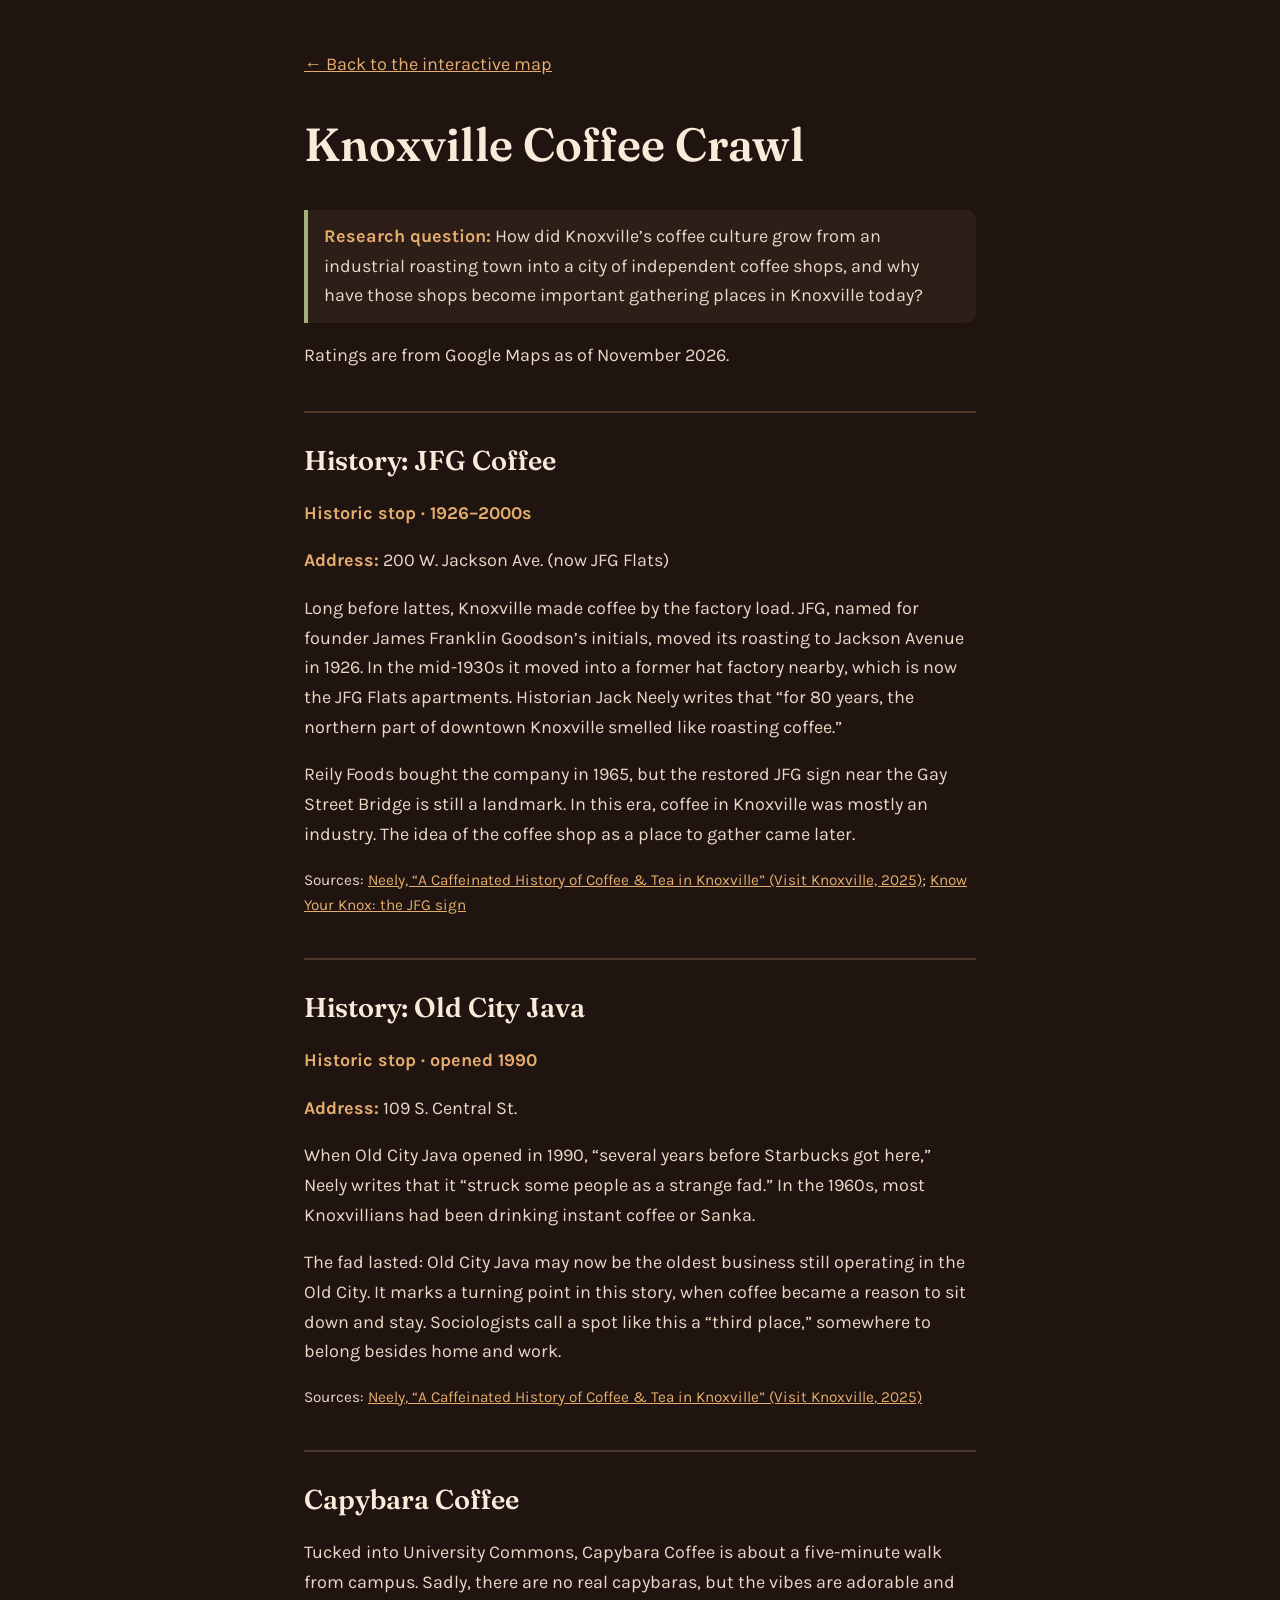
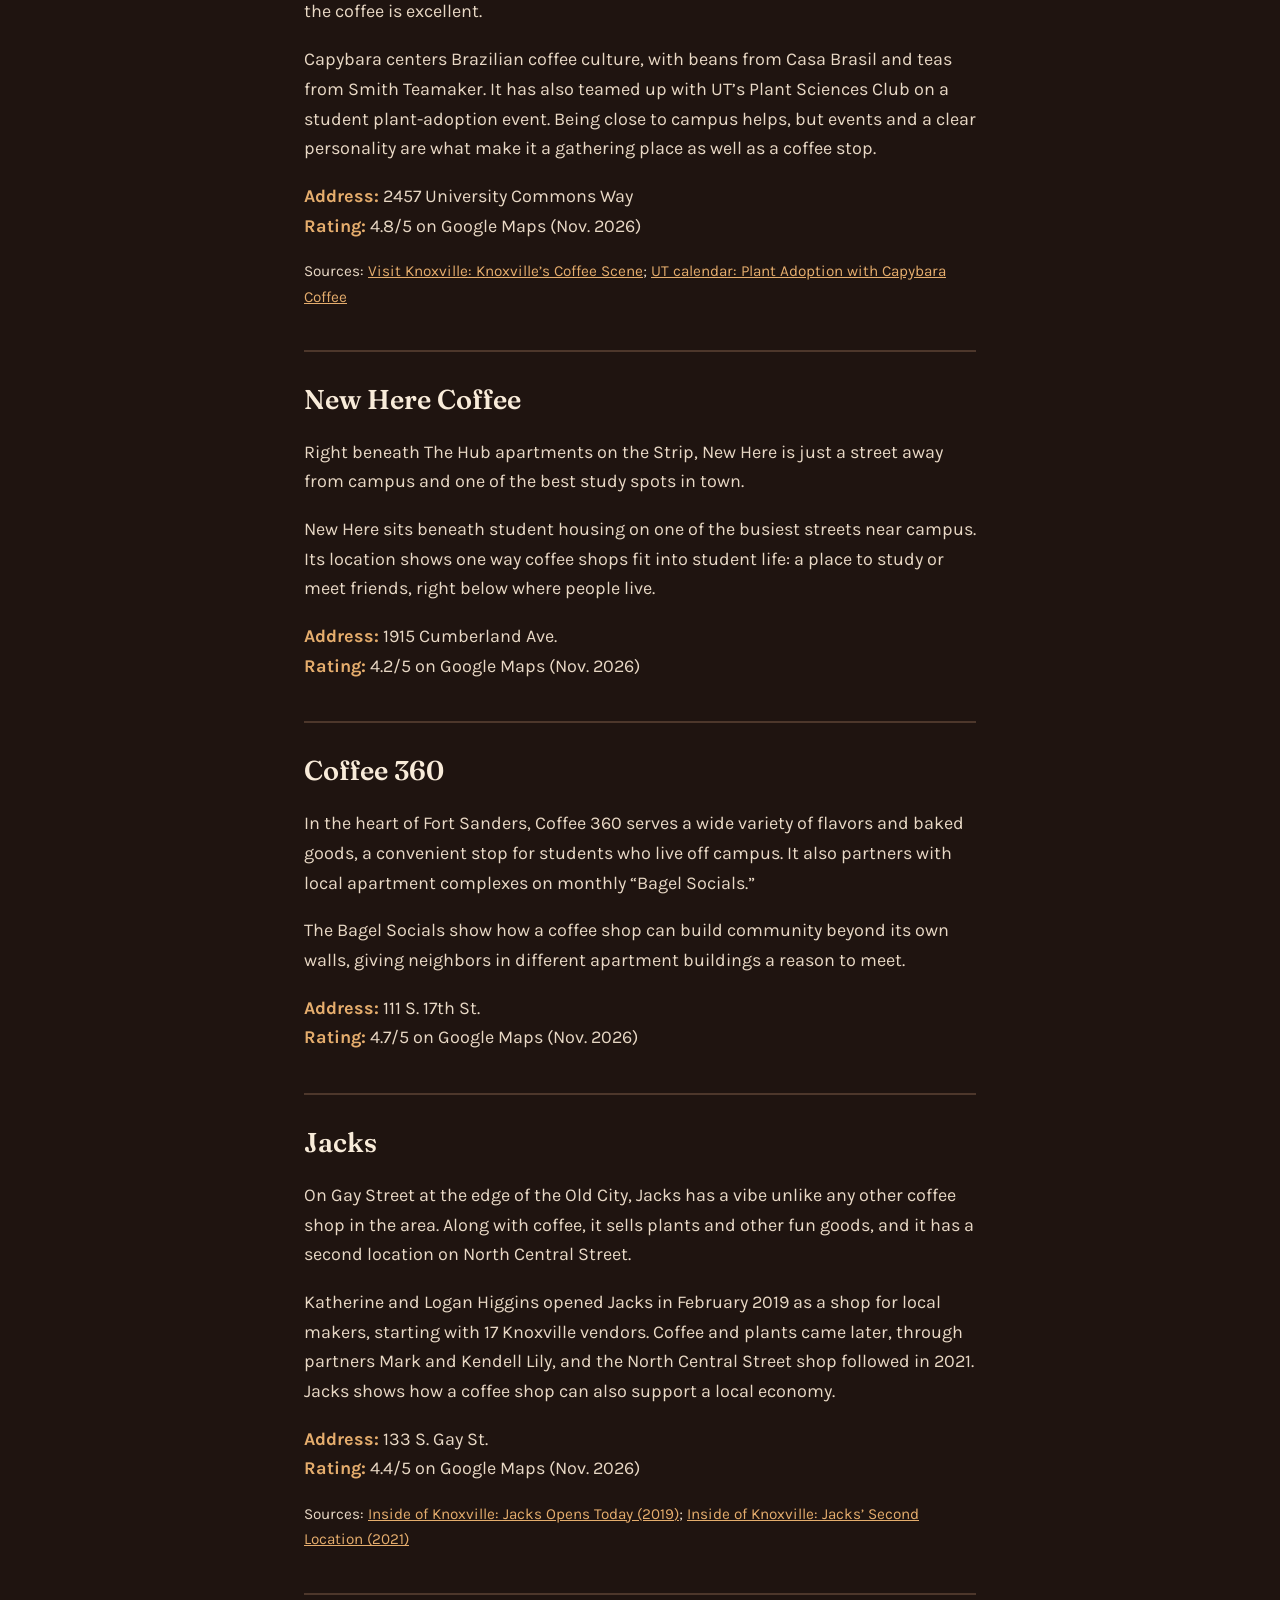
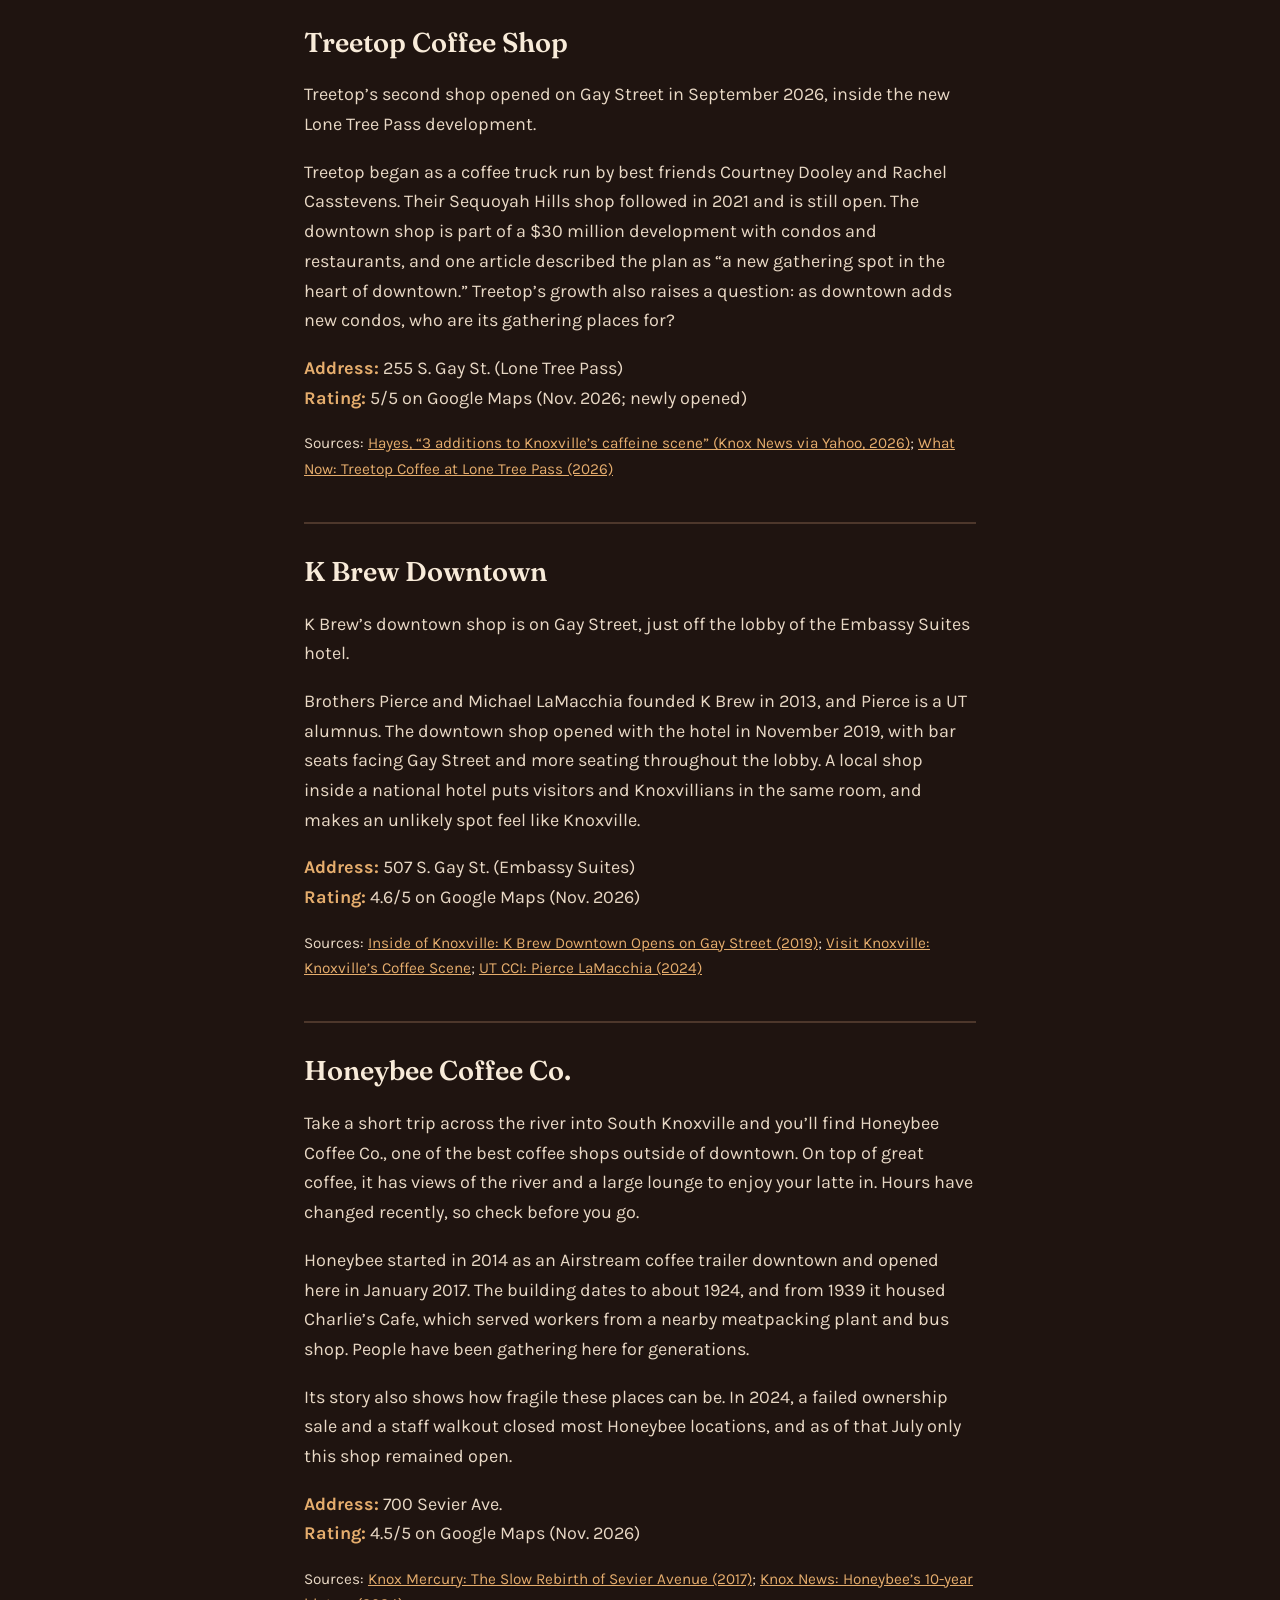
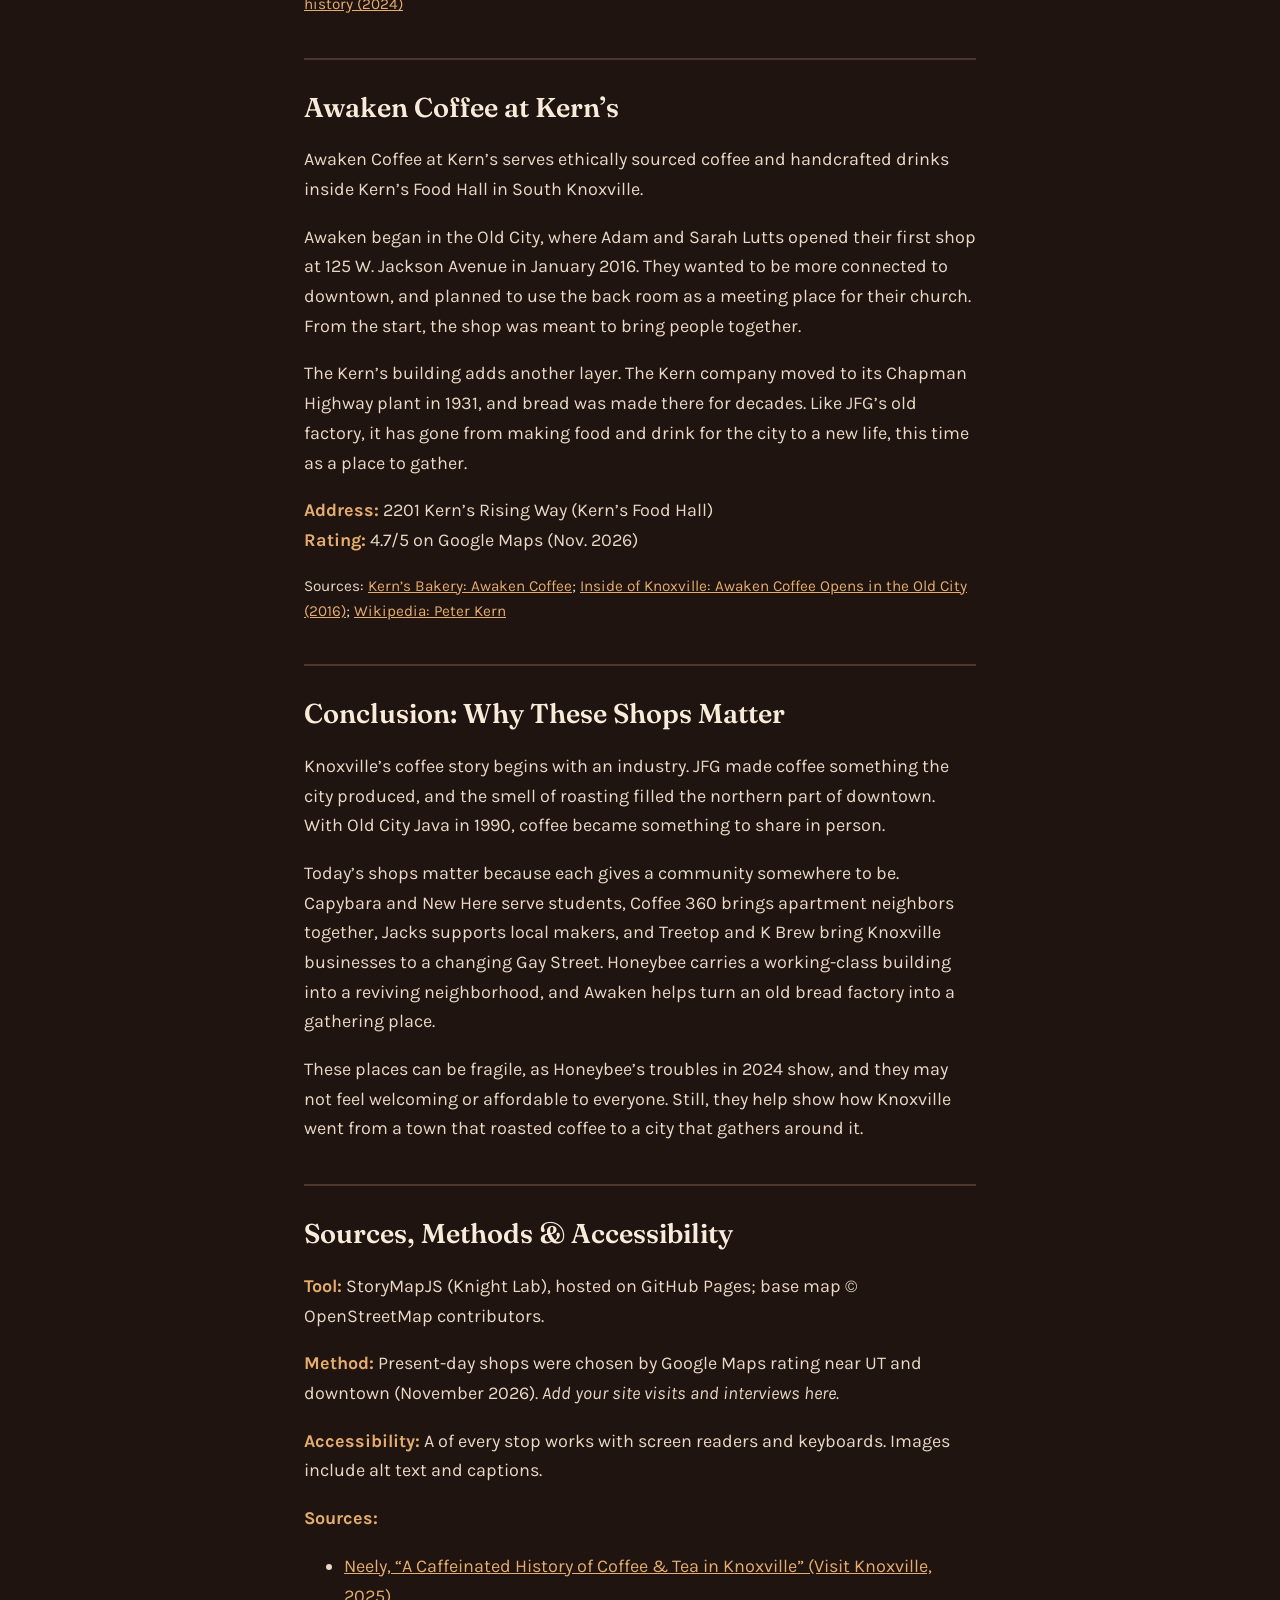
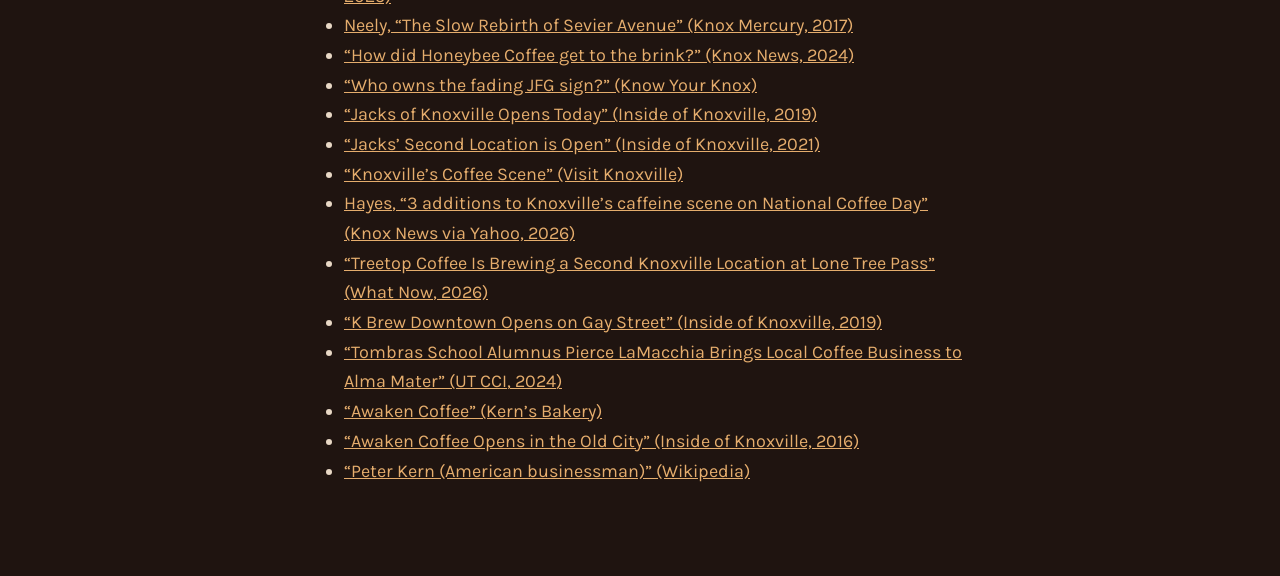
<file: tour.html>
<!doctype html>
<html lang="en">
<head>
  <meta charset="utf-8">
  <meta name="viewport" content="width=device-width, initial-scale=1">
  <title>Knoxville Coffee Crawl (Text Version)</title>
  <meta name="description" content="Text-only, screen-reader-friendly version of the Knoxville Coffee Crawl StoryMap.">
  <link rel="icon" href="images/coffee-pin.svg" type="image/svg+xml">
  <link rel="stylesheet" href="theme.css">
</head>
<body class="tour">
  <a class="skip" href="#tour">Skip to the tour</a>
  <main>
    <p><a href="index.html">&larr; Back to the interactive map</a></p>
    <div id="tour" aria-live="polite">Loading the tour&hellip;</div>
    <noscript><p>This page builds its content from <a href="storymap.json">storymap.json</a> and needs JavaScript.</p></noscript>
  </main>
  <script>
    // Builds the page from storymap.json so it always matches the map.
    fetch('storymap.json')
      .then(function (r) { return r.json(); })
      .then(function (data) {
        var out = document.getElementById('tour');
        out.removeAttribute('aria-live');
        out.innerHTML = '';
        data.storymap.slides.forEach(function (s, i) {
          var sec = document.createElement('section');
          var h = document.createElement(i === 0 ? 'h1' : 'h2');
          h.innerHTML = s.text.headline;
          sec.appendChild(h);
          var body = document.createElement('div');
          body.innerHTML = s.text.text;
          // The map's own link to this page isn't needed here.
          body.querySelectorAll('a[href="tour.html"]').forEach(function (a) { a.parentNode.removeChild(a); });
          sec.appendChild(body);
          var m = s.media || {};
          if (m.url) {
            var fig = document.createElement('figure');
            var img = document.createElement('img');
            img.src = m.url;
            img.alt = m.alt || '';
            fig.appendChild(img);
            if (m.caption || m.credit) {
              var cap = document.createElement('figcaption');
              cap.innerHTML = (m.caption || '') + (m.credit ? ' <span>(' + m.credit + ')</span>' : '');
              fig.appendChild(cap);
            }
            sec.appendChild(fig);
          }
          out.appendChild(sec);
        });
      })
      .catch(function () {
        document.getElementById('tour').textContent = 'Could not load the tour data.';
      });
  </script>
</body>
</html>
</file>
<file: theme.css>
/* Coffee-shop theme, shared by index.html and tour.html.
   To change the look, edit the colors and fonts in :root. */
@import url("https://fonts.googleapis.com/css2?family=Fraunces:opsz,wght@9..144,500;9..144,600&family=Karla:ital,wght@0,400;0,700;1,400&display=swap");

:root {
  color-scheme: dark;
  --bg: #1f1410;         /* page background: espresso */
  --panel: #2d1e17;      /* boxes */
  --edge: #4d372b;       /* borders, dark buttons */
  --heading: #f8ebd9;    /* headings: steamed milk */
  --text: #e8d8c5;       /* body text */
  --accent: #e5ad6d;     /* links, bold labels: caramel */
  --button: #d3924f;     /* main button */
  --on-button: #1f1410;  /* text on main button */
  --matcha: #a3b07c;     /* small green accent */
  --display: "Fraunces", Georgia, serif;
  --body: "Karla", "Helvetica Neue", Arial, sans-serif;
}

html, body { background: var(--bg); }
a:focus-visible, .text-version:focus-visible { outline: 3px solid var(--accent); outline-offset: 2px; }

/* ---------- Interactive map (index.html) ---------- */
.vco-storymap, .vco-storymap .vco-text, .vco-storymap .vco-text p, .vco-storymap .vco-text li,
.vco-storymap .vco-caption, .vco-storymap .vco-credit, .vco-storymap .vco-menubar-button,
.vco-storymap .vco-slidenav-title, .vco-storymap .vco-slidenav-description {
  font-family: var(--body);
}
.vco-storymap .vco-text, .vco-storymap .vco-text p, .vco-storymap .vco-text li { color: var(--text); }
.vco-storymap .vco-text p, .vco-storymap .vco-text li { font-size: 16px; line-height: 1.55; }
.vco-storymap .vco-slide .vco-slide-content-container .vco-slide-content .vco-text h2.vco-headline-title,
.vco-storymap h2.vco-headline {
  font-family: var(--display); font-weight: 600; letter-spacing: -0.01em; line-height: 1.12;
  color: var(--heading);
}
.vco-storymap .vco-slide .vco-text h2.vco-headline::after {
  content: ""; display: block; width: 64px; height: 3px; margin: 14px 0 12px; border-radius: 3px; background: var(--accent);
}
.vco-storymap .vco-slide .vco-text p b { color: var(--accent); }
.vco-storymap .vco-text a { color: var(--accent); text-decoration: underline; }
.vco-storymap .vco-text a:hover { color: var(--heading); }
.vco-storymap .vco-caption, .vco-storymap .vco-credit { color: var(--text); }
.vco-storymap .vco-media img { border-radius: 10px; }

#storymap .vco-storyslider .vco-slider-background {
  background: linear-gradient(to right, rgba(31, 20, 16, 0) 0%, rgba(31, 20, 16, 0.96) 15%) !important;
}
.vco-storymap .vco-map, .vco-storymap .vco-map .leaflet-container { background-color: var(--edge) !important; }
/* Turn the street map into a dark-roast night map */
.vco-storymap .vco-map-display .leaflet-tile-pane { filter: grayscale(1) invert(0.84) sepia(0.85) hue-rotate(-12deg) saturate(1.1) brightness(1.15); }
/* Keep the map credit readable */
.vco-storymap .leaflet-control-attribution, .vco-storymap .leaflet-control-attribution a { color: var(--text); }

.vco-storymap .vco-slide-calltoaction .vco-slide-calltoaction-button-text {
  background: var(--button); color: var(--on-button); font-family: var(--body); font-weight: 700;
  border: 0; border-radius: 999px; text-shadow: none;
}
.vco-storymap .vco-slide-calltoaction:hover .vco-slide-calltoaction-button-text { background: var(--heading); color: var(--on-button); }
.vco-storymap .vco-menubar .vco-menubar-button { background: var(--edge); color: var(--heading); }
.vco-storymap .vco-menubar .vco-menubar-button + .vco-menubar-button { background: var(--button); color: var(--on-button); }
.vco-storymap .vco-menubar .vco-menubar-button:hover { background: var(--heading); color: var(--on-button); }

.text-version {
  position: fixed; top: 10px; right: 12px; z-index: 1000;
  background: var(--edge); color: var(--heading); padding: 6px 16px; border-radius: 999px;
  font: 700 14px/1.4 var(--body); text-decoration: none;
}
/* Phones: keep clear of the StoryMap menu bar */
@media (max-width: 640px) {
  .text-version { top: auto; bottom: 10px; }
  #storymap .vco-slide-content { padding-bottom: 56px; }
}
.text-version:hover { background: var(--heading); color: var(--on-button); }

/* ---------- Shared content boxes ---------- */
.rq, .vco-storymap .vco-text .rq {
  background: var(--panel); border-left: 4px solid var(--matcha); border-radius: 0 10px 10px 0; padding: 12px 16px;
}
/* Temporary research notes: delete each box once the slide text is final */
.draft-notes, .vco-storymap .vco-text .draft-notes {
  background: var(--panel); border: 2px dashed var(--accent); border-radius: 10px; padding: 8px 16px; margin-top: 14px;
}
.vco-storymap .vco-text .draft-notes p, .vco-storymap .vco-text .draft-notes li { font-size: 14.5px; }
.vco-storymap .vco-text p.src { font-size: 13px; }

/* ---------- Text-only version (tour.html) ---------- */
body.tour { margin: 0; color: var(--text); font: 18px/1.65 var(--body); }
.tour main { max-width: 42rem; margin: 0 auto; padding: 32px 20px 72px; }
.tour h1, .tour h2 { font-family: var(--display); font-weight: 600; color: var(--heading); line-height: 1.15; text-wrap: balance; }
.tour h1 { font-size: clamp(2rem, 6vw, 2.9rem); }
.tour h2 { font-size: 1.7rem; border-top: 2px solid var(--edge); padding-top: 32px; margin-top: 40px; }
.tour b { color: var(--accent); }
.tour a { color: var(--accent); }
.tour a:hover { color: var(--heading); }
.tour img { max-width: 100%; height: auto; border-radius: 10px; }
.tour figure { margin: 20px 0; }
.tour figcaption { font-size: 0.9em; }
.tour .draft-notes { font-size: 0.9em; }
.skip { position: absolute; left: -9999px; }
.skip:focus { position: static; }

/* Arrow boxes on wide screens */
@media (min-width: 641px) {
  #storymap .vco-slidenav-next, #storymap .vco-slidenav-previous,
  #storymap .vco-slidenav-content-container { background-color: transparent; }
  #storymap .vco-slidenav-icon { background-color: transparent; }
  #storymap .vco-slidenav-icon::before { background-color: var(--edge) !important; }
}

/* ---------- Walking coffee cup (coffee-steps.js) ---------- */
.coffee-cup, .coffee-print { position: absolute; pointer-events: none; transition: opacity 0.8s; }
.coffee-cup { z-index: 100000; width: 48px; height: 56px; margin: -54px 0 0 -24px; transition: left 0.15s linear, top 0.15s linear, opacity 0.8s; }
.coffee-print { z-index: -100000; width: 12px; height: 16px; margin: -8px 0 0 -6px; animation: bean-in 0.2s ease-out; }
.coffee-cup.fading, .coffee-print.fading { opacity: 0; }
.coffee-cup svg { display: block; overflow: visible; transform-origin: 50% 100%; }
.coffee-cup.walking svg { animation: cup-waddle 0.3s ease-in-out infinite; }
.coffee-cup.walking .leg-a { animation: cup-leg 0.3s ease-in-out infinite; }
.coffee-cup.walking .leg-b { animation: cup-leg 0.3s ease-in-out -0.15s infinite; }
.coffee-cup.arrived svg { animation: cup-hop 0.4s ease-out 2; }
.coffee-cup .steam { animation: cup-steam 1s ease-in-out infinite alternate; }
@keyframes bean-in { from { opacity: 0; transform: scale(0.3); } }
@keyframes cup-waddle { 0%, 100% { transform: rotate(-7deg); } 25%, 75% { transform: translateY(-4px); } 50% { transform: rotate(7deg); } }
@keyframes cup-leg { 0%, 100% { transform: translateY(0); } 50% { transform: translateY(-5px); } }
@keyframes cup-hop { 40% { transform: translateY(-14px) scale(0.96, 1.06); } 100% { transform: translateY(0); } }
@keyframes cup-steam { from { opacity: 0.3; transform: translateY(2px); } to { opacity: 1; transform: translateY(-2px); } }

.tour .src { font-size: 0.85em; }

/* Dark theme: remove StoryMapJS's light text shadows */
#storymap .vco-text, #storymap .vco-text *, #storymap .vco-menubar-button, #storymap .vco-knightlab-brand { text-shadow: none !important; }
#storymap .leaflet-control-attribution, #storymap .leaflet-control-attribution a,
#storymap .vco-knightlab-brand, #storymap .vco-knightlab-brand a { color: var(--text) !important; text-shadow: 0 0 4px var(--bg) !important; }
#storymap .vco-menubar { background: transparent; }
/* Phone arrows: light enough to see on espresso */
@media (max-width: 640px) {
  #storymap .vco-slidenav-icon, #storymap .vco-slidenav-icon::before {
    color: var(--accent) !important; opacity: 1 !important; text-shadow: none !important;
  }
  #storymap .vco-slidenav-next, #storymap .vco-slidenav-previous,
  #storymap .vco-slidenav-content-container { opacity: 1 !important; }
}
</file>
